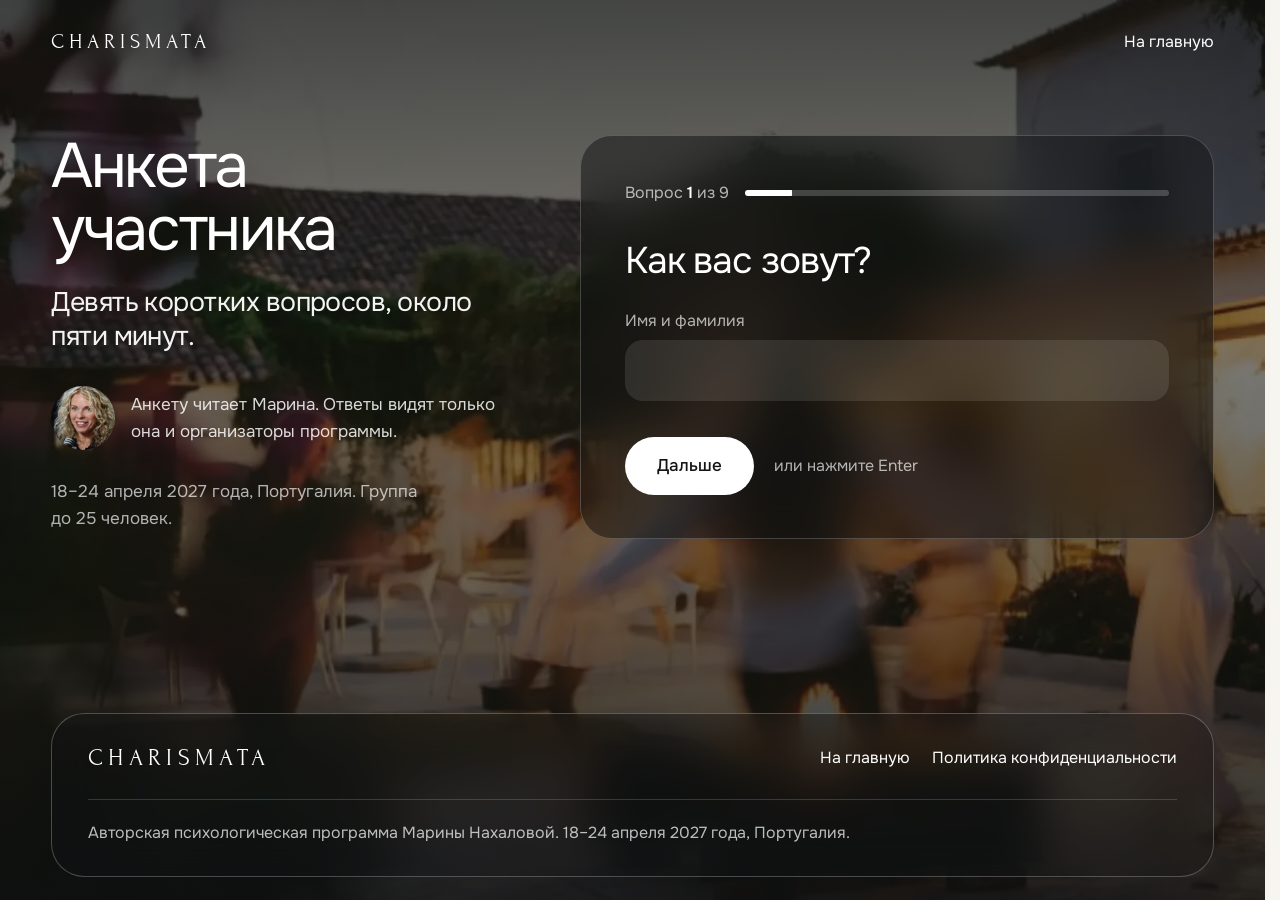
<file: apply.html>
<!doctype html>
<html lang="ru">
<head>
<meta charset="utf-8">
<meta name="robots" content="noindex, nofollow">
<meta name="viewport" content="width=device-width, initial-scale=1, viewport-fit=cover">
<title>Анкета участника — CHARISMATA</title>
<meta name="description" content="Анкета для участия в авторской психологической программе Марины Нахаловой CHARISMATA. Португалия, 18–24 апреля 2027 года.">
<meta name="theme-color" content="#0d0f10">
<meta property="og:title" content="Анкета участника — CHARISMATA">
<meta property="og:image" content="assets/img/og.jpg">
<link rel="icon" href="assets/favicon.svg" type="image/svg+xml">
<script>document.documentElement.classList.add('js');</script>
<link rel="preconnect" href="https://fonts.googleapis.com">
<link rel="preconnect" href="https://fonts.gstatic.com" crossorigin>
<link href="https://fonts.googleapis.com/css2?family=Forum&family=Onest:wght@400;500;600&display=swap" rel="stylesheet">
<link rel="stylesheet" href="assets/css/style.css?v=6538885">
</head>
<body class="page-apply">
<!-- та же вечерняя сцена, что в финале главной страницы -->
<div class="finale finale--page">
  <img class="finale__bg" src="assets/img/est-fire-1000.webp" srcset="assets/img/est-fire-1000.webp 1000w, assets/img/est-fire.webp 2000w" sizes="(max-width: 900px) 240vw, 100vw" width="2000" height="1934" alt="" fetchpriority="high">

  <header class="hdr">
    <a class="hdr__logo" href="index.html" aria-label="CHARISMATA — на главную">CHARISMATA</a>
    <a class="hdr__back" href="index.html">На главную</a>
  </header>

  <main class="wrap split">
    <div class="split__head">
      <h1>Анкета участника</h1>
      <p class="lead">Девять коротких вопросов, около пяти минут.</p>
      <p class="reader"><img src="assets/img/marina-smile-face.webp" width="88" height="88" alt=""><span>Анкету читает Марина. Ответы видят только она и организаторы программы.</span></p>
      <p class="apply__facts">18–24 апреля 2027 года, Португалия. Группа до 25 человек.</p>
    </div>
    <div class="formbox formbox--glass">
      <form class="form" id="apply-form" action="https://api.web3forms.com/submit" method="post" novalidate>
        <div class="form__top">
          <p class="form__count">Вопрос <b data-step-now>1</b> из <span data-step-total>9</span></p>
          <div class="form__bar" aria-hidden="true"><i></i></div>
        </div>

        <fieldset class="form__step is-active">
          <legend class="form__q">Как вас зовут?</legend>
          <div class="field">
            <label for="f-name">Имя и фамилия</label>
            <input id="f-name" name="name" type="text" autocomplete="name" maxlength="120" required>
            <p class="field__err" aria-live="polite"></p>
          </div>
        </fieldset>

        <fieldset class="form__step">
          <legend class="form__q">Как с вами связаться?</legend>
          <div class="field">
            <label for="f-email">Электронная почта</label>
            <input id="f-email" name="email" type="email" inputmode="email" autocomplete="email" maxlength="160" required>
            <p class="field__err" aria-live="polite"></p>
          </div>
          <div class="field">
            <label for="f-phone">Телефон, WhatsApp или Telegram</label>
            <input id="f-phone" name="phone" type="text" autocomplete="tel" maxlength="80" required>
            <p class="field__err" aria-live="polite"></p>
          </div>
        </fieldset>

        <fieldset class="form__step">
          <legend class="form__q">Где вы живёте?</legend>
          <div class="field">
            <label for="f-city">Город и страна</label>
            <input id="f-city" name="city" type="text" maxlength="120">
            <p class="field__hint">Можно пропустить.</p>
          </div>
        </fieldset>

        <fieldset class="form__step">
          <legend class="form__q">Расскажите немного о себе</legend>
          <div class="field">
            <label for="f-about">Чем вы занимаетесь и что для вас сейчас важно</label>
            <textarea id="f-about" name="about" rows="4" maxlength="3000"></textarea>
            <p class="field__hint">Можно коротко, в двух-трёх предложениях.</p>
          </div>
        </fieldset>

        <fieldset class="form__step">
          <legend class="form__q">На каком жизненном этапе вы сейчас находитесь?</legend>
          <div class="field">
            <label for="f-stage">Что происходит в вашей жизни</label>
            <textarea id="f-stage" name="stage" rows="4" maxlength="3000"></textarea>
            <p class="field__hint">Можно пропустить.</p>
          </div>
        </fieldset>

        <fieldset class="form__step">
          <legend class="form__q">Что привело вас к CHARISMATA?</legend>
          <div class="field">
            <label for="f-why">И чего вы ждёте от программы</label>
            <textarea id="f-why" name="motivation" rows="5" maxlength="4000" required></textarea>
            <p class="field__err" aria-live="polite"></p>
          </div>
        </fieldset>

        <fieldset class="form__step">
          <legend class="form__q">Размещение и питание</legend>
          <div class="field">
            <span class="field__label" id="l-acc">Какое размещение вам ближе</span>
            <div class="choices" role="radiogroup" aria-labelledby="l-acc">
              <label class="choice"><input type="radio" name="accommodation" value="Одноместное — 3 500 €"><span>Одноместное, 3 500 €</span></label>
              <label class="choice"><input type="radio" name="accommodation" value="Двухместное — 3 000 €"><span>Двухместное, 3 000 €</span></label>
              <label class="choice"><input type="radio" name="accommodation" value="Решу позже"><span>Решу позже</span></label>
            </div>
          </div>
          <div class="field">
            <span class="field__label" id="l-diet">Питание</span>
            <div class="choices" role="radiogroup" aria-labelledby="l-diet">
              <label class="choice"><input type="radio" name="diet" value="Вегетарианское"><span>Вегетарианское</span></label>
              <label class="choice"><input type="radio" name="diet" value="С рыбой или белым мясом"><span>С рыбой или белым мясом</span></label>
            </div>
          </div>
          <div class="field">
            <label for="f-allergy">Аллергии и пищевые ограничения, если есть</label>
            <input id="f-allergy" name="allergies" type="text" maxlength="400">
          </div>
        </fieldset>

        <fieldset class="form__step">
          <legend class="form__q">Откуда вы узнали о CHARISMATA?</legend>
          <div class="field">
            <span class="field__label" id="l-src">Выберите самое близкое</span>
            <div class="choices choices--col" role="radiogroup" aria-labelledby="l-src">
              <label class="choice"><input type="radio" name="source" value="Рекомендация участника или знакомых"><span>Рекомендация участника или знакомых</span></label>
              <label class="choice"><input type="radio" name="source" value="Интервью и подкасты Марины"><span>Интервью и подкасты Марины</span></label>
              <label class="choice"><input type="radio" name="source" value="Программы «Истинная Я» или «Путь к себе»"><span>Программы «Истинная Я» или «Путь к себе»</span></label>
              <label class="choice"><input type="radio" name="source" value="Социальные сети"><span>Социальные сети</span></label>
              <label class="choice"><input type="radio" name="source" value="Другое"><span>Другое</span></label>
            </div>
          </div>
          <div class="field">
            <label for="f-rec">Кто вас рекомендовал, если есть рекомендация</label>
            <input id="f-rec" name="recommender" type="text" maxlength="160">
          </div>
        </fieldset>

        <fieldset class="form__step">
          <legend class="form__q">Осталось отправить</legend>
          <p class="form__text">Анкету прочитает Марина. После этого мы напишем вам и договоримся об онлайн-встрече. Отправка анкеты не гарантирует участие: решение принимается после знакомства и оно взаимное.</p>
          <div class="field field--check">
            <label class="check">
              <input type="checkbox" name="consent" value="yes" required>
              <span>Я согласен(на) на обработку персональных данных в соответствии с <a href="privacy.html" target="_blank" rel="noopener">политикой конфиденциальности</a></span>
            </label>
            <p class="field__err" aria-live="polite"></p>
          </div>
        </fieldset>

        <div class="hp" aria-hidden="true">
          <label>Не заполняйте это поле <input type="text" name="website" tabindex="-1" autocomplete="off"></label>
        </div>
        <!-- анкета уходит Марине письмом через Web3Forms; ключ формы публичный — он только указывает, на какую почту слать -->
        <input type="hidden" name="access_key" value="">
        <input type="hidden" name="subject" value="Новая анкета CHARISMATA">
        <input type="hidden" name="from_name" value="CHARISMATA">
        <input type="hidden" name="page" value="apply">
        <input type="hidden" name="utm_source"><input type="hidden" name="utm_medium"><input type="hidden" name="utm_campaign"><input type="hidden" name="utm_content"><input type="hidden" name="utm_term"><input type="hidden" name="referrer"><input type="hidden" name="started_at">

        <p class="form__error" role="alert" hidden></p>

        <div class="form__nav">
          <button class="btn" type="button" data-next hidden>Дальше</button>
          <button class="btn" type="submit" data-submit>Отправить анкету</button>
          <button class="form__back" type="button" data-prev hidden>Назад</button>
          <span class="form__hint" data-enter-hint hidden>или нажмите Enter</span>
        </div>
      </form>

      <div class="form-done" id="apply-done" tabindex="-1" hidden>
        <h3 class="form-done__title">Спасибо<span data-done-name></span>. Анкета у Марины.</h3>
        <p>Она лично читает каждую заявку. Мы напишем вам, чтобы договориться об онлайн-встрече.</p>
        <p class="form-done__note">Отправка анкеты не гарантирует участие: решение принимается после знакомства и оно взаимное.</p>
      </div>
    </div>
  </main>

  <footer class="wrap ftr">
    <div class="ftr__panel glass">
      <div class="ftr__row">
        <a class="ftr__logo" href="index.html" aria-label="CHARISMATA — на главную">CHARISMATA</a>
        <nav class="ftr__nav" aria-label="Навигация в подвале">
          <a href="index.html">На главную</a>
          <a href="privacy.html">Политика конфиденциальности</a>
        </nav>
      </div>
      <div class="ftr__base">
        <p>Авторская психологическая программа Марины Нахаловой. 18–24 апреля 2027 года, Португалия.</p>
      </div>
    </div>
  </footer>
</div>

<script src="assets/js/main.js?v=3550124440" defer></script>
</body>
</html>
</file>
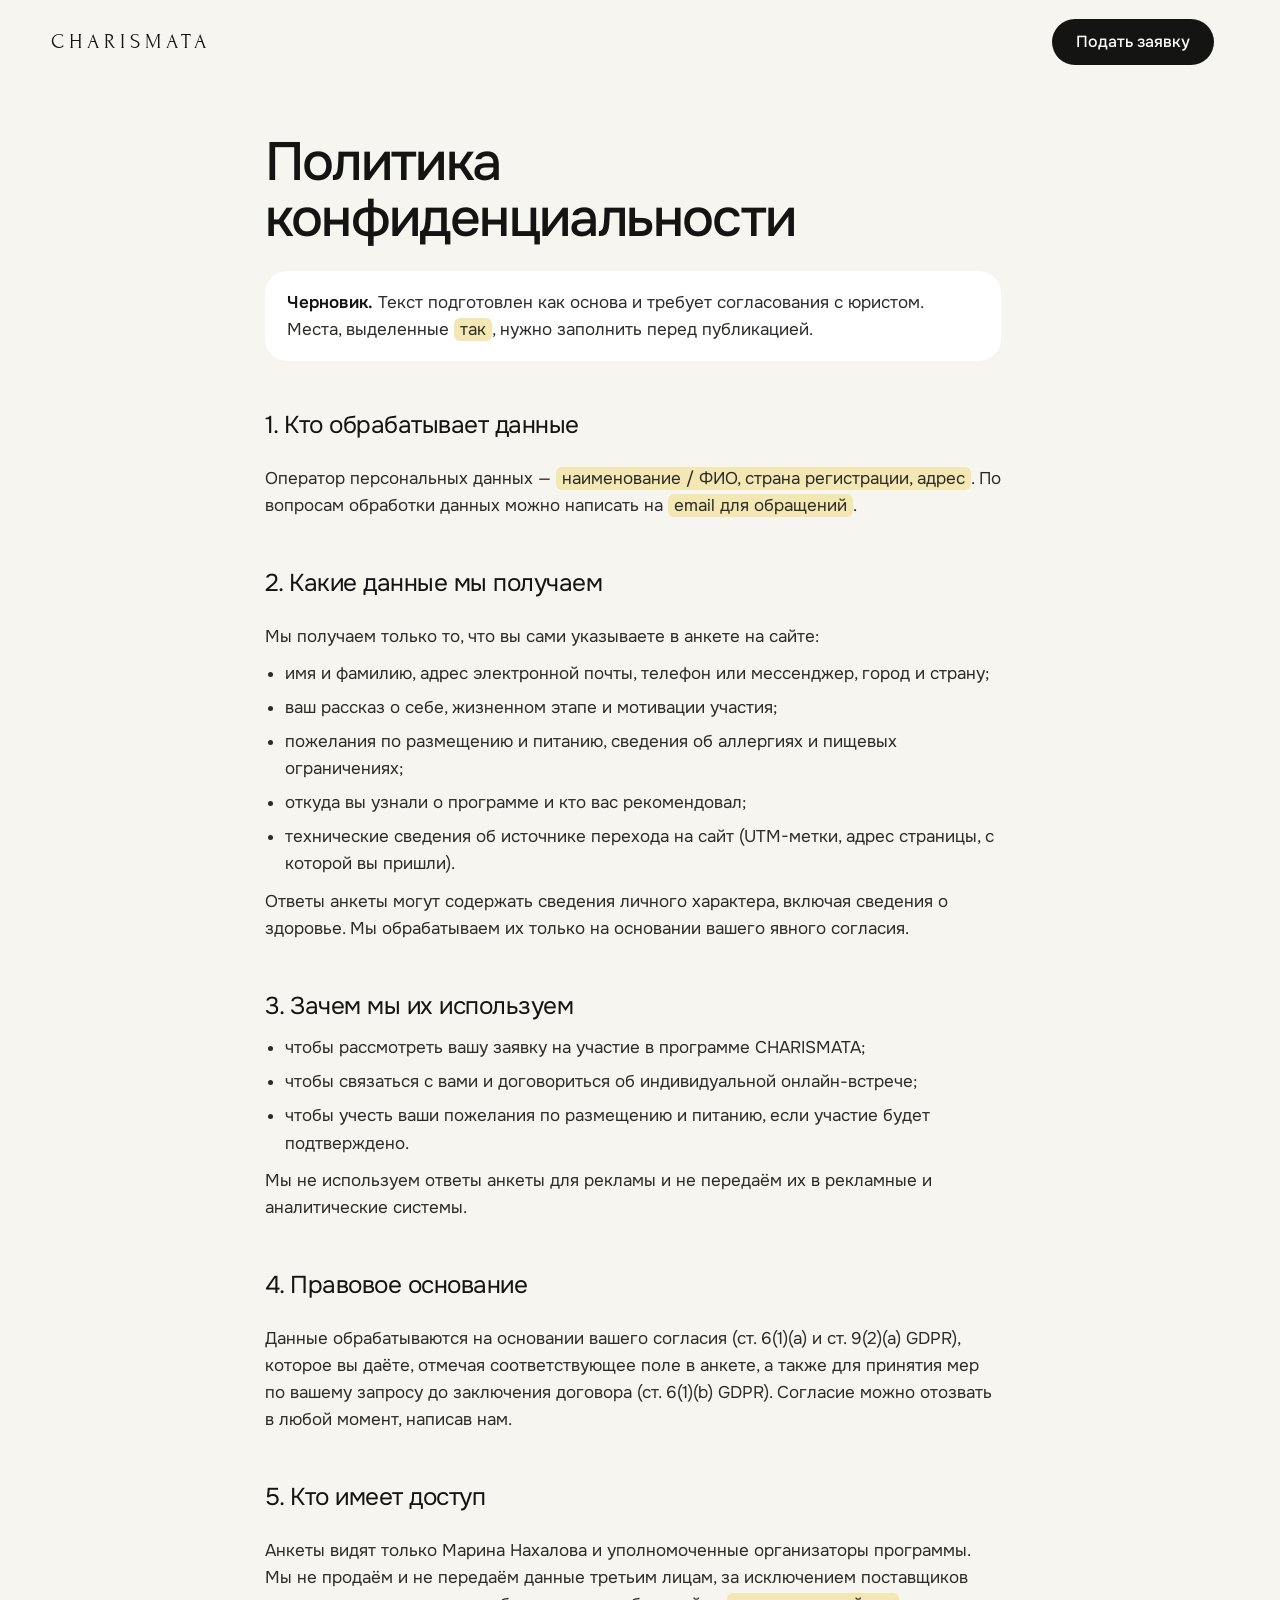
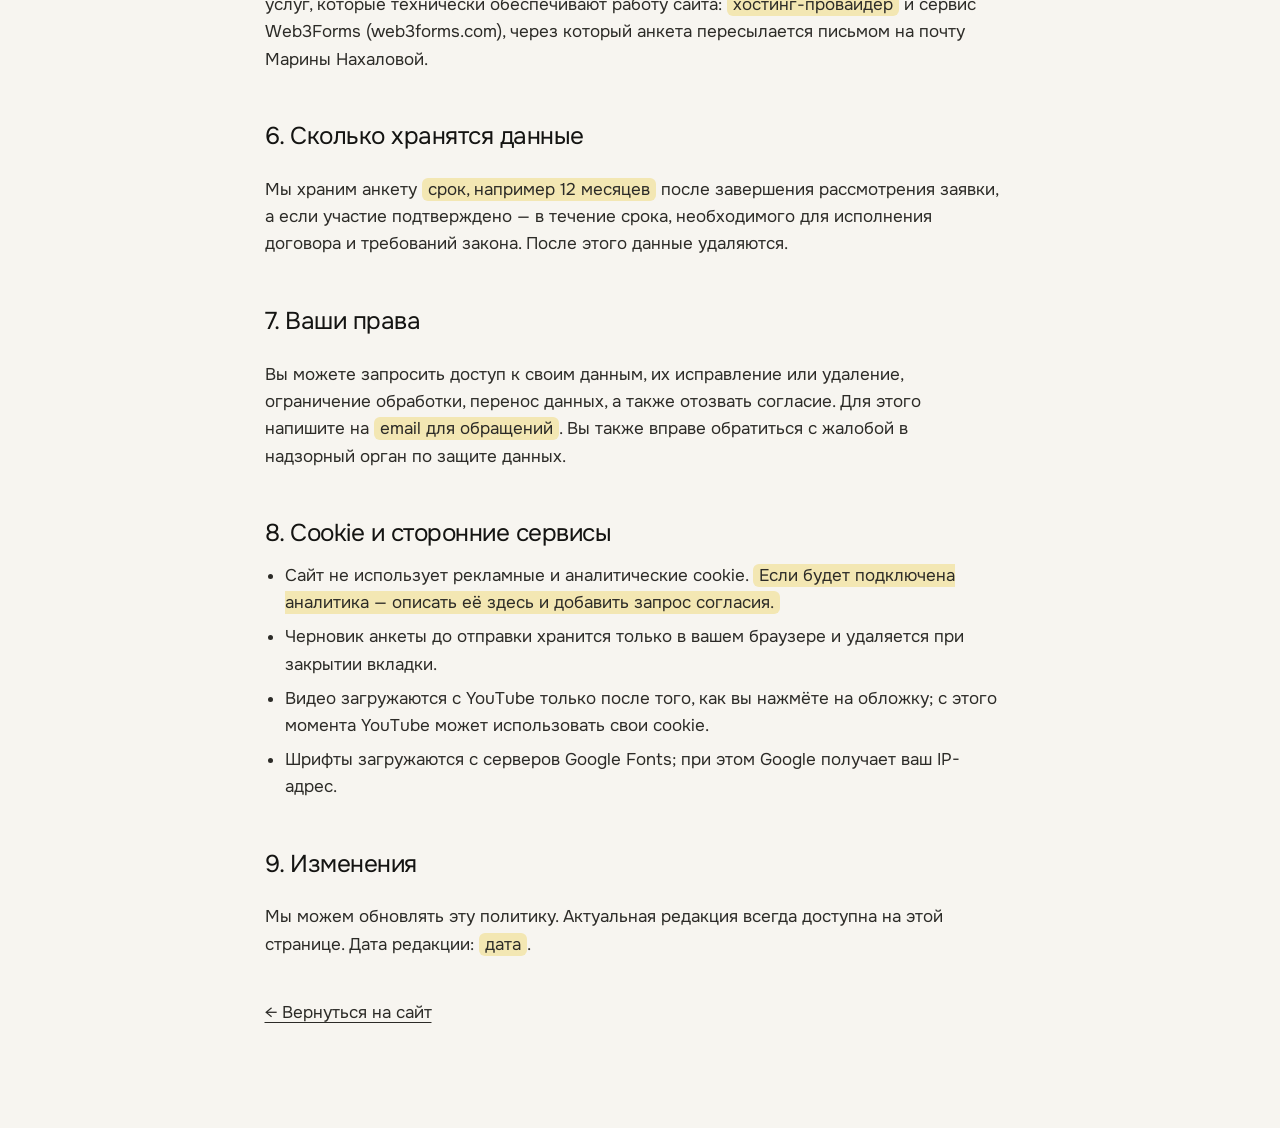
<file: privacy.html>
<!doctype html>
<html lang="ru">
<head>
<meta charset="utf-8">
<meta name="viewport" content="width=device-width, initial-scale=1">
<title>Политика конфиденциальности — CHARISMATA</title>
<meta name="robots" content="noindex">
<meta name="theme-color" content="#f7f5f0">
<link rel="icon" href="assets/favicon.svg" type="image/svg+xml">
<link rel="preconnect" href="https://fonts.googleapis.com">
<link rel="preconnect" href="https://fonts.gstatic.com" crossorigin>
<link href="https://fonts.googleapis.com/css2?family=Forum&family=Onest:wght@400;500;600&display=swap" rel="stylesheet">
<link rel="stylesheet" href="assets/css/style.css?v=6538885">
</head>
<body>

<header class="hdr">
  <a class="hdr__logo" href="index.html" aria-label="CHARISMATA — на главную">CHARISMATA</a>
  <a class="btn btn--sm" href="apply.html">Подать заявку</a>
</header>

<main class="doc">
  <h1>Политика конфиденциальности</h1>

  <p class="doc__draft"><strong>Черновик.</strong> Текст подготовлен как основа и требует согласования с юристом. Места, выделенные <mark>так</mark>, нужно заполнить перед публикацией.</p>

  <h2>1. Кто обрабатывает данные</h2>
  <p>Оператор персональных данных — <mark>наименование / ФИО, страна регистрации, адрес</mark>. По вопросам обработки данных можно написать на <mark>email для обращений</mark>.</p>

  <h2>2. Какие данные мы получаем</h2>
  <p>Мы получаем только то, что вы сами указываете в анкете на сайте:</p>
  <ul>
    <li>имя и фамилию, адрес электронной почты, телефон или мессенджер, город и страну;</li>
    <li>ваш рассказ о себе, жизненном этапе и мотивации участия;</li>
    <li>пожелания по размещению и питанию, сведения об аллергиях и пищевых ограничениях;</li>
    <li>откуда вы узнали о программе и кто вас рекомендовал;</li>
    <li>технические сведения об источнике перехода на сайт (UTM-метки, адрес страницы, с которой вы пришли).</li>
  </ul>
  <p>Ответы анкеты могут содержать сведения личного характера, включая сведения о здоровье. Мы обрабатываем их только на основании вашего явного согласия.</p>

  <h2>3. Зачем мы их используем</h2>
  <ul>
    <li>чтобы рассмотреть вашу заявку на участие в программе CHARISMATA;</li>
    <li>чтобы связаться с вами и договориться об индивидуальной онлайн-встрече;</li>
    <li>чтобы учесть ваши пожелания по размещению и питанию, если участие будет подтверждено.</li>
  </ul>
  <p>Мы не используем ответы анкеты для рекламы и не передаём их в рекламные и аналитические системы.</p>

  <h2>4. Правовое основание</h2>
  <p>Данные обрабатываются на основании вашего согласия (ст. 6(1)(a) и ст. 9(2)(a) GDPR), которое вы даёте, отмечая соответствующее поле в анкете, а также для принятия мер по вашему запросу до заключения договора (ст. 6(1)(b) GDPR). Согласие можно отозвать в любой момент, написав нам.</p>

  <h2>5. Кто имеет доступ</h2>
  <p>Анкеты видят только Марина Нахалова и уполномоченные организаторы программы. Мы не продаём и не передаём данные третьим лицам, за исключением поставщиков услуг, которые технически обеспечивают работу сайта: <mark>хостинг-провайдер</mark> и сервис Web3Forms (web3forms.com), через который анкета пересылается письмом на почту Марины Нахаловой.</p>

  <h2>6. Сколько хранятся данные</h2>
  <p>Мы храним анкету <mark>срок, например 12 месяцев</mark> после завершения рассмотрения заявки, а если участие подтверждено — в течение срока, необходимого для исполнения договора и требований закона. После этого данные удаляются.</p>

  <h2>7. Ваши права</h2>
  <p>Вы можете запросить доступ к своим данным, их исправление или удаление, ограничение обработки, перенос данных, а также отозвать согласие. Для этого напишите на <mark>email для обращений</mark>. Вы также вправе обратиться с жалобой в надзорный орган по защите данных.</p>

  <h2>8. Cookie и сторонние сервисы</h2>
  <ul>
    <li>Сайт не использует рекламные и аналитические cookie. <mark>Если будет подключена аналитика — описать её здесь и добавить запрос согласия.</mark></li>
    <li>Черновик анкеты до отправки хранится только в вашем браузере и удаляется при закрытии вкладки.</li>
    <li>Видео загружаются с YouTube только после того, как вы нажмёте на обложку; с этого момента YouTube может использовать свои cookie.</li>
    <li>Шрифты загружаются с серверов Google Fonts; при этом Google получает ваш IP-адрес.</li>
  </ul>

  <h2>9. Изменения</h2>
  <p>Мы можем обновлять эту политику. Актуальная редакция всегда доступна на этой странице. Дата редакции: <mark>дата</mark>.</p>

  <a class="doc__back" href="index.html">← Вернуться на сайт</a>
</main>

</body>
</html>
</file>
<file: assets/css/style.css>
/* ══════════════════════════════════════════════════════════
   CHARISMATA — стили
   Первый экран — фильм из кадров усадьбы. Дальше разделы-«листы» со скруглённым
   верхом наезжают друг на друга. Кнопки и плашки — скруглённые, фон светлый.
   Без размытий и тяжёлых эффектов: движение только там, где оно что-то показывает.
   ══════════════════════════════════════════════════════════ */

:root {
  --paper: #f7f5f0; --white: #fff; --ink: #141412; --text: #2c2b27; --muted: #6a665e; --line: #dcd8ce;
  --warm: #e2dfd5; --soft: #f1eee7; --bad: #b3261e;
  --pad: clamp(18px, 4vw, 56px); --gap: clamp(64px, 9vw, 132px);
  --e: cubic-bezier(.2, .7, .2, 1);
  --ex: cubic-bezier(.76, 0, .24, 1);
  --f: "Onest", system-ui, -apple-system, "Segoe UI", Roboto, sans-serif;
  --f-logo: "Forum", "Times New Roman", serif;
}

*, *::before, *::after { box-sizing: border-box; }
* { margin: 0; padding: 0; }
html { -webkit-text-size-adjust: 100%; scrollbar-gutter: stable; scroll-behavior: smooth; scroll-padding-top: 24px; background: var(--paper); }
body { min-height: 100svh; background: var(--paper); color: var(--text); font: 400 clamp(1.0625rem, 1.2vw, 1.1875rem)/1.6 var(--f); -webkit-font-smoothing: antialiased; text-rendering: optimizeLegibility; overflow-x: hidden; }
img, svg { display: block; max-width: 100%; }
img { height: auto; }
a { color: inherit; text-underline-offset: 4px; }
button { font: inherit; color: inherit; cursor: pointer; }
ul, ol { list-style: none; }
[hidden] { display: none !important; }
:focus-visible { outline: 2px solid currentColor; outline-offset: 3px; }
::selection { background: var(--ink); color: #fff; }

.wrap { width: min(100% - 2 * var(--pad), 1360px); margin-inline: auto; }
.sr-only, .hp { position: absolute; width: 1px; height: 1px; overflow: hidden; clip-path: inset(50%); white-space: nowrap; }
.skip { position: absolute; left: 12px; top: -80px; z-index: 100; padding: 12px 18px; border-radius: 999px; background: var(--ink); color: #fff; }
.skip:focus { top: 12px; }
.muted { color: var(--muted); }

h1, h2, h3, h4 { color: var(--ink); font-weight: 500; letter-spacing: -.03em; line-height: 1.04; text-wrap: balance; }
h2 { font-size: clamp(2.1rem, 4.9vw, 4.6rem); font-weight: 400; letter-spacing: -.038em; line-height: 1; }
strong { font-weight: 600; color: var(--ink); }
.sheet--ink strong { color: #fff; }
.sheet--ink h2 { color: #fff; }
p + p { margin-top: 1.05em; }
.lead { font-size: clamp(1.3rem, 2.1vw, 1.85rem); font-weight: 400; line-height: 1.26; letter-spacing: -.02em; color: var(--ink); text-wrap: pretty; }
h2 + .lead, h2 + p { margin-top: clamp(16px, 2vw, 26px); }

/* ───────── Кнопки ───────── */
.btn { display: inline-flex; align-items: center; justify-content: center; height: 58px; padding: 0 32px; border: 0; border-radius: 999px; background: var(--ink); color: #fff; font: 500 1.0625rem/1 var(--f); text-decoration: none; white-space: nowrap; transition: transform .25s var(--e), background .2s; }
.btn:hover { transform: scale(1.04); background: #000; }
.btn:active { transform: scale(.98); }
.btn--light, .btn--light:hover { background: #fff; color: var(--ink); }
.btn--sm { height: 46px; padding: 0 24px; font-size: 1rem; }
.btn--lg { height: 68px; padding: 0 44px; font-size: 1.1875rem; }
.btn[disabled] { opacity: .6; pointer-events: none; }
.btn--go { gap: 16px; padding: 0 7px 0 30px; }
.btn--lg.btn--go { gap: 18px; padding: 0 11px 0 36px; }
.btn--go i { display: grid; place-items: center; width: 44px; height: 44px; border-radius: 50%; background: #fff; color: var(--ink); transition: transform .35s var(--e); }
.btn--lg.btn--go i { width: 46px; height: 46px; }
.btn--light.btn--go i { background: var(--ink); color: #fff; }
.btn--go:hover { transform: none; }
.btn--go:hover i { transform: translateX(4px); }
/* стеклянная плашка поверх фотографии — как панель на первом экране */
.glass { border: 1px solid rgba(255, 255, 255, .24); background: rgba(18, 22, 24, .5); }
@supports ((-webkit-backdrop-filter: blur(1px)) or (backdrop-filter: blur(1px))) {
  .glass { background: rgba(18, 22, 24, .34); -webkit-backdrop-filter: blur(22px) saturate(1.3); backdrop-filter: blur(22px) saturate(1.3); }
}

/* ───────── Шапка и меню ─────────
   Шапка стоит в обычном потоке: на главной — первой строкой внутри первого экрана. */
.hdr { position: relative; z-index: 3; flex: none; display: flex; align-items: center; gap: 30px; height: 84px; padding-inline: var(--pad); color: var(--ink); }
.hero .hdr { color: #fff; }
.hdr__logo, .menu__logo { font: 400 1.3rem/1 var(--f-logo); letter-spacing: .24em; text-decoration: none; }
.hdr__logo { margin-right: auto; }
.hdr__nav { display: flex; gap: 28px; }
.hdr__nav a, .hdr__back { font-size: 1rem; text-decoration: none; white-space: nowrap; }
.hdr__nav a:hover, .hdr__back:hover { text-decoration: underline; }
.burger, .menu__close { position: relative; flex: none; width: 44px; height: 44px; margin-right: -10px; border: 0; background: none; }
.burger { display: none; }
.burger i, .menu__close i { position: absolute; left: 9px; right: 9px; height: 2px; border-radius: 2px; background: currentColor; }
.burger i:first-child { top: 17px; } .burger i:last-child { top: 25px; }
.menu__close i { top: 21px; transform: rotate(45deg); } .menu__close i:last-child { transform: rotate(-45deg); }
.menu { position: fixed; inset: 0; z-index: 50; display: flex; flex-direction: column; justify-content: center; gap: 28px; padding: 96px var(--pad) 40px; background: var(--paper); color: var(--ink); opacity: 0; visibility: hidden; transition: opacity .3s, visibility .3s; }
.menu-open .menu { opacity: 1; visibility: visible; }
.menu__top { position: absolute; top: 0; left: 0; right: 0; display: flex; align-items: center; justify-content: space-between; height: 84px; padding-inline: var(--pad); }
.menu__nav { display: grid; gap: 4px; }
.menu__nav a { font-size: clamp(1.7rem, 7.4vw, 2.4rem); font-weight: 500; letter-spacing: -.03em; line-height: 1.28; text-decoration: none; color: var(--ink); }
.menu__cta { align-self: flex-start; }

/* ───────── Первый экран: фильм во весь экран ─────────
   Колонка: шапка, название по центру свободного места, текст с кнопкой, полоски кадров. */
.hero { position: relative; isolation: isolate; display: flex; flex-direction: column; height: 100svh; min-height: 640px; overflow: hidden; background: #2a3338; color: #fff; }
.film { position: absolute; inset: 0; z-index: -2; }
.film img { position: absolute; inset: 0; width: 100%; height: 100%; object-fit: cover; opacity: 0; transition: opacity 1.4s ease; }
.film img.is-on, .film img.is-out { animation: zoom 10s linear both; }
.film img.is-on { opacity: 1; }
@keyframes zoom { from { transform: scale(1.03); } to { transform: scale(1.13); } }
/* видео поверх первого кадра: проявляется, когда заиграло; полоски тогда ведёт время видео */
.film__video { position: absolute; inset: 0; width: 100%; height: 100%; object-fit: cover; opacity: 0; transition: opacity 1s ease; }
.is-video .film__video { opacity: 1; }
.is-video .reelnav .is-on i { animation: none; }
/* лёгкая вуаль сверху под шапкой и плотнее книзу, где стоит текст */
.hero::before { content: ""; position: absolute; inset: 0; z-index: -1; background: linear-gradient(180deg, rgba(14, 22, 30, .5) 0%, rgba(14, 22, 30, .2) 22%, rgba(14, 22, 30, .36) 44%, rgba(14, 22, 30, .64) 72%, rgba(14, 22, 30, .86) 100%); }
/* ───────── Заставка (один раз за посещение) ─────────
   Тёмный экран: в окне по центру мелькают кадры усадьбы, название наполняется светом по мере загрузки,
   внизу — даты и счётчик. Затем окно раскрывается на весь экран и становится первым кадром фильма,
   а шапка, подпись, слоган и панель поднимаются на места. Ходом заставки управляет скрипт. */
.intro, .intro__ui { display: none; }
.is-intro, .is-intro body { overflow: hidden; }
/* слой заставки лежит над фильмом, но под вуалью первого экрана — поэтому раскрытый кадр совпадает с фильмом */
.has-intro .intro { display: block; position: absolute; inset: 0; z-index: -2; background: #0d0e0f; pointer-events: none; transition: opacity .5s ease; }
.intro.is-gone { opacity: 0; }
.intro__win { position: absolute; top: var(--wt, 34%); left: var(--wl, 40%); width: var(--ww, 20%); height: var(--wh, 40%); overflow: hidden; border-radius: 22px; background: #1b1e20; opacity: 0; transition: opacity .35s ease; }
/* окно появляется вместе с первым кадром — пустой рамки на тёмном экране не видно */
.intro__win.is-ready { opacity: 1; }
.intro__win img { position: absolute; inset: 0; width: 100%; height: 100%; object-fit: cover; opacity: 0; }
.intro__win img.is-on { opacity: 1; }
.intro__last { animation: zoom 10s linear both; }
.is-open .intro__win { top: 0; left: 0; width: 100%; height: 100%; border-radius: 0; transition: top 1s var(--ex), left 1s var(--ex), width 1s var(--ex), height 1s var(--ex), border-radius 1s var(--ex); }
.has-intro .intro__ui { display: flex; position: absolute; z-index: 2; left: var(--pad); right: var(--pad); bottom: calc(36px + clamp(10px, 1.8vh, 18px)); align-items: flex-end; justify-content: space-between; gap: 24px; font-size: .9375rem; line-height: 1.4; color: rgba(255, 255, 255, .66); pointer-events: none; transition: opacity .35s ease; }
.intro__ui b { min-width: 3ch; font: 400 clamp(2.6rem, 4vw, 3.6rem)/.8 var(--f-logo); text-align: right; color: #fff; }
.is-open .intro__ui, .is-enter .intro__ui { opacity: 0; }
/* название наполняется светом слева направо: --p (0…1) ставит скрипт */
.hero__title { transition: opacity .5s ease, text-shadow .8s ease; }
.is-intro .hero__title { text-shadow: none; }
.is-intro:not(.is-fonts) .hero__title { opacity: 0; }
.is-intro .hero__word { color: transparent; background: linear-gradient(90deg, #fff calc(var(--p, 0) * 108% - 4%), rgba(255, 255, 255, .15) calc(var(--p, 0) * 108% + 4%)); -webkit-background-clip: text; background-clip: text; }
/* пока идёт заставка, остальное на первом экране спрятано; потом поднимается по очереди */
.is-intro .hero .hdr, .is-intro .hero__eyebrow, .is-intro .hero__row, .is-intro .reelnav { opacity: 0; animation: none; }
.is-intro .hero__body, .is-enter .hero__body { animation: none; }
.is-enter .hero .hdr { animation: up .9s var(--e) both; }
.is-enter .hero__eyebrow { animation: up .9s var(--e) .06s both; }
.is-enter .hero__row { animation: up .9s var(--e) .14s both; }
.is-enter .reelnav { animation: up .9s var(--e) .32s both; }
/* край следующего листа, наезжающий на первый экран, во время заставки не виден */
.is-intro .hero + .sheet { opacity: 0; }
.is-enter .hero + .sheet { animation: fadeIn .7s ease .35s backwards; }
@keyframes fadeIn { from { opacity: 0; } }
/* при прокрутке кадр отстаёт от страницы — появляется глубина */
@supports (animation-timeline: scroll()) {
  @media (prefers-reduced-motion: no-preference) {
    .film { animation: filmDrift linear both; animation-timeline: scroll(root); animation-range: 0 100vh; }
    @keyframes filmDrift { to { translate: 0 18vh; } }
  }
}
/* колонка: подпись, название во всю ширину, слоган и номер кадра, панель фактов с кнопкой */
.hero__body { margin-top: auto; padding: 0 var(--pad); container-type: inline-size; animation: up 1.1s var(--e) both; }
.hero__eyebrow { font-size: clamp(1rem, 1.25vw, 1.1875rem); line-height: 1.35; }
/* 5,48 em — ширина слова CHARISMATA в шрифте Forum: 18,2cqw растягивает его на всю ширину; скрипт уточняет размер */
.hero__title { margin-top: clamp(6px, 1.2vh, 14px); font: 400 16vw/.84 var(--f-logo); font-size: 18.2cqw; letter-spacing: .012em; white-space: nowrap; color: #fff; text-shadow: 0 2px 44px rgba(10, 16, 22, .36); }
.hero__word { display: inline-block; }
.hero__row { display: flex; align-items: flex-end; justify-content: space-between; gap: 18px 40px; margin-top: clamp(14px, 2.6vh, 30px); }
.hero__words { min-width: 0; padding-bottom: 6px; }
.hero__tag { max-width: 15em; font-size: clamp(1.7rem, 3vw, 2.8rem); font-weight: 400; letter-spacing: -.035em; line-height: 1.04; text-wrap: balance; }
/* эмоциональное продолжение слогана — тем же голосом, но тише */
.hero__more { margin-top: clamp(10px, 1.4vh, 16px); font-size: clamp(1.125rem, 1.6vw, 1.45rem); line-height: 1.3; letter-spacing: -.015em; color: rgba(255, 255, 255, .8); }
/* плашка: полупрозрачное тёмное стекло — даты, кнопка и под ней условие участия */
.hero__panel { flex: none; display: grid; gap: 12px; width: min(100%, 372px); padding: 16px 12px 14px; border: 1px solid rgba(255, 255, 255, .24); border-radius: 32px; background: rgba(18, 22, 24, .5); }
@supports ((-webkit-backdrop-filter: blur(1px)) or (backdrop-filter: blur(1px))) {
  .hero__panel { background: rgba(18, 22, 24, .34); -webkit-backdrop-filter: blur(22px) saturate(1.3); backdrop-filter: blur(22px) saturate(1.3); }
}
.hero__when { padding: 0 10px; font-size: clamp(1.0625rem, 1.3vw, 1.1875rem); font-weight: 500; line-height: 1.25; letter-spacing: -.015em; white-space: nowrap; }
.hero__when span { margin-inline: 4px; color: rgba(255, 255, 255, .6); }
.hero__cta { justify-content: space-between; gap: 16px; height: 62px; padding: 0 9px 0 26px; font-size: 1.125rem; }
.hero__note { padding: 0 10px; font-size: .875rem; line-height: 1.35; color: rgba(255, 255, 255, .72); }
.hero__cta i { display: grid; place-items: center; width: 44px; height: 44px; border-radius: 50%; background: var(--ink); color: #fff; transition: transform .35s var(--e); }
.hero__cta:hover { transform: none; }
.hero__cta:hover i { transform: translateX(4px); }
/* полоски кадров: показывают, какой кадр идёт, и переключают его; подпись кадра — справа от слогана */
.reelnav { flex: none; display: grid; grid-template-columns: repeat(4, minmax(0, 1fr)); gap: 10px; margin: clamp(12px, 2vh, 20px) var(--pad) calc(36px + clamp(10px, 1.8vh, 18px)); animation: up 1.1s var(--e) .3s both; }
.reelnav button { position: relative; height: 24px; padding: 0; border: 0; background: none; font-size: 0; }
.reelnav button::before { content: ""; position: absolute; left: 0; right: 0; top: 11px; height: 2px; border-radius: 2px; background: rgba(255, 255, 255, .34); }
.reelnav i { position: absolute; left: 0; right: 0; top: 11px; height: 2px; border-radius: 2px; background: #fff; transform: scaleX(0); transform-origin: 0 50%; }
.reelnav .is-done i { transform: scaleX(1); }
.reelnav .is-on i { animation: bar 6.5s linear both; }
@keyframes bar { to { transform: scaleX(1); } }
@keyframes up { from { opacity: 0; transform: translate3d(0, 28px, 0); } }

/* ───────── Разделы-«листы» ───────── */
.sheet { position: relative; margin-top: -36px; padding-block: var(--gap) calc(var(--gap) + 36px); border-radius: 40px 40px 0 0; background: var(--white); }
.sheet--paper { background: var(--paper); }
.sheet--warm { background: var(--warm); }
.sheet--ink { background: var(--ink); color: rgba(255, 255, 255, .86); }
.head { margin-bottom: clamp(28px, 4vw, 56px); }
.head--wide { display: grid; grid-template-columns: minmax(0, 5fr) minmax(0, 6fr); gap: clamp(20px, 5vw, 90px); align-items: start; }
.head--wide > div > p:not(.lead) { max-width: 34em; }
.head--wide > div > p + p { margin-top: 12px; }
.head__sub { margin-top: 14px; max-width: 30em; color: var(--muted); }
.sub { margin: clamp(44px, 6vw, 84px) 0 clamp(18px, 2.2vw, 28px); font-size: clamp(1.4rem, 2.2vw, 1.9rem); letter-spacing: -.02em; }

/* О программе */
.about { display: grid; grid-template-columns: minmax(0, 6fr) minmax(0, 5fr); gap: clamp(28px, 6vw, 110px); align-items: center; }
/* два снимка внахлёст: большой дом и маленькая аллея в белой рамке */
.about__photos { position: relative; padding: 0 0 14% 20%; }
.about__photos img { width: 100%; object-fit: cover; }
.about__photos img:first-child { aspect-ratio: 4 / 5; border-radius: 30px; }
.about__photos img:last-child { position: absolute; left: 0; bottom: 0; width: 46%; aspect-ratio: 4 / 5; border: 8px solid #fff; border-radius: 26px; }
.about p { max-width: 34em; }

/* Кому подходит; анкета */
.split { display: grid; grid-template-columns: minmax(0, 5fr) minmax(0, 7fr); gap: clamp(24px, 6vw, 110px); align-items: start; }
.split__head { position: sticky; top: 40px; }
.reader { display: flex; align-items: center; gap: 16px; max-width: 30em; margin-top: clamp(20px, 2.6vw, 32px); }
.reader img { flex: none; width: 64px; height: 64px; border-radius: 50%; object-fit: cover; }

.sheet--ink .lead { color: rgba(255, 255, 255, .86); }
/* Для кого: восемь жизненных состояний — номер шрифтом Forum, название и описание; разделены тонкими линиями */
.states__head { display: flex; align-items: flex-end; justify-content: space-between; gap: 24px; margin-bottom: clamp(28px, 4vw, 56px); }
.states { display: grid; grid-template-columns: repeat(2, minmax(0, 1fr)); gap: 0 clamp(24px, 5vw, 90px); counter-reset: st; }
.states li { display: grid; grid-template-columns: clamp(44px, 4vw, 60px) minmax(0, 1fr); align-content: start; padding-block: clamp(22px, 2.4vw, 32px) clamp(26px, 3vw, 40px); border-top: 1px solid var(--line); counter-increment: st; }
.states li::before { content: counter(st, decimal-leading-zero); grid-row: 1 / span 2; padding-top: 3px; font: 400 clamp(1.5rem, 1.9vw, 1.8rem)/1 var(--f-logo); color: var(--muted); }
.states h3 { font-size: clamp(1.25rem, 1.7vw, 1.55rem); letter-spacing: -.02em; line-height: 1.22; color: var(--ink); text-wrap: balance; }
.states p { margin-top: 10px; max-width: 34em; font-size: 1.0625rem; line-height: 1.55; }

/* Марина: тёмный раздел, фон совпадает с фоном портрета — снимок растворяется в странице */
#marina { padding-block: clamp(40px, 6vw, 84px) 36px; overflow: hidden; background: #111315; color: rgba(255, 255, 255, .76); }
#marina h2 { color: #fff; }
#marina .lead { color: rgba(255, 255, 255, .94); }
.marina { display: grid; grid-template-columns: minmax(0, 5fr) minmax(0, 6fr); gap: clamp(20px, 5vw, 90px); align-items: end; }
/* маска: по бокам фон снимка плавно уходит в фон раздела (сама Марина — в непрозрачной середине),
   сверху и снизу снимок тоже уходит в фон (окно над головой закрашено на самом снимке) */
.marina figure { aspect-ratio: 4 / 5; --mx: linear-gradient(90deg, transparent 0, rgba(0, 0, 0, .5) 14%, #000 30%, #000 72%, rgba(0, 0, 0, .5) 87%, transparent 100%); --my: linear-gradient(180deg, transparent 0, #000 13%, #000 74%, transparent 100%); -webkit-mask-image: var(--mx), var(--my); -webkit-mask-composite: source-in; mask-image: var(--mx), var(--my); mask-composite: intersect; }
.marina img { width: 100%; height: 100%; object-fit: cover; object-position: 50% 0; }
/* светлое фото: обычный снимок со скруглёнными углами, без растворения в фоне */
#marina.marina--photo { padding-bottom: calc(var(--gap) + 36px); }
.marina--photo .marina { align-items: center; }
.marina--photo .marina figure { overflow: hidden; border-radius: 30px; -webkit-mask-image: none; mask-image: none; }
.marina--photo .marina__text { padding-block: 0; }
.marina__text { align-self: center; padding-block: clamp(10px, 3vw, 40px) clamp(48px, 8vw, 110px); }
.marina__text .lead { max-width: 22em; }
.marina__text > p:not(.lead) { max-width: 32em; }
.marina__role { margin-top: 10px; max-width: 32em; font-size: 1rem; line-height: 1.45; color: rgba(255, 255, 255, .6); }
#marina h2 + .marina__role + .lead { margin-top: clamp(18px, 2.2vw, 28px); }
.marina__text b { font-weight: 500; color: #fff; }
.marina__key { margin-top: clamp(22px, 2.6vw, 34px) !important; font-size: clamp(1.2rem, 1.6vw, 1.45rem); line-height: 1.35; letter-spacing: -.015em; color: #fff; }

/* Видео: большой кадр слева, справа — список выпусков и раскрывающийся блок */
.listen { display: grid; grid-template-columns: minmax(0, 7fr) minmax(0, 5fr); gap: clamp(16px, 2.6vw, 40px); align-items: start; }
.video__thumb, .video__frame { position: relative; display: block; aspect-ratio: 16 / 9; border-radius: 30px; overflow: hidden; background: #111315; }
.video__thumb img { width: 100%; height: 100%; object-fit: cover; }
.video__play { position: absolute; left: 50%; top: 50%; width: 84px; height: 84px; margin: -42px 0 0 -42px; border-radius: 50%; background: #fff; transition: transform .3s var(--e); }
.video__play::after { content: ""; position: absolute; left: 34px; top: 30px; border-left: 20px solid var(--ink); border-top: 12px solid transparent; border-bottom: 12px solid transparent; }
.video__thumb:hover .video__play { transform: scale(1.08); }
.video__frame iframe { position: absolute; inset: 0; width: 100%; height: 100%; border: 0; }
.listen__alt { margin-top: 12px; font-size: 1rem; color: var(--muted); }
.playlist li + li { margin-top: 4px; }
.playlist a { display: grid; grid-template-columns: clamp(104px, 9.6vw, 140px) minmax(0, 1fr); gap: clamp(12px, 1.4vw, 18px); align-items: center; padding: 10px; border-radius: 24px; color: inherit; text-decoration: none; transition: background .25s; }
.playlist a:hover { background: var(--soft); }
.playlist a.is-on { background: var(--paper); }
.playlist img { width: 100%; aspect-ratio: 16 / 9; object-fit: cover; border-radius: 15px; }
.playlist small { display: block; font-size: .9375rem; line-height: 1.3; color: var(--muted); }
.playlist b { display: block; margin-top: 4px; font-size: clamp(1.0625rem, 1.3vw, 1.25rem); font-weight: 500; line-height: 1.28; letter-spacing: -.012em; color: var(--ink); text-wrap: pretty; }
.more { margin-top: clamp(28px, 4vw, 56px); border-radius: 28px; background: var(--paper); }
.listen .more { margin-top: 14px; border-radius: 24px; background: none; box-shadow: inset 0 0 0 1.5px var(--line); }
.listen .more summary { padding: 14px 14px 14px 22px; font-size: clamp(1.0625rem, 1.3vw, 1.25rem); }
.listen .more__in { padding: 2px 22px 22px; font-size: 1.0625rem; }
.more summary { display: flex; align-items: center; justify-content: space-between; gap: 20px; padding: clamp(18px, 2vw, 26px) clamp(20px, 2.4vw, 32px); font-size: clamp(1.2rem, 1.7vw, 1.5rem); font-weight: 500; letter-spacing: -.02em; color: var(--ink); cursor: pointer; list-style: none; }
.more summary::-webkit-details-marker { display: none; }
.more summary::after { content: ""; flex: none; width: 44px; height: 44px; border-radius: 50%; background: linear-gradient(#fff, #fff) center / 16px 2px no-repeat, linear-gradient(#fff, #fff) center / 2px 16px no-repeat, var(--ink); transition: transform .3s var(--e); }
.more[open] summary::after { transform: rotate(45deg); }
.more__in { max-width: 48em; padding: 0 clamp(20px, 2.4vw, 32px) clamp(22px, 2.4vw, 32px); }
/* о команде — в конце раздела о Марине, отдельным спокойным абзацем */
.team { max-width: 38em; margin-top: clamp(40px, 5.6vw, 84px); padding-top: clamp(24px, 3vw, 40px); border-top: 1px solid var(--line); font-size: clamp(1.2rem, 1.8vw, 1.6rem); line-height: 1.4; letter-spacing: -.02em; color: var(--ink); text-wrap: pretty; }

/* Три уровня: строки во всю ширину — слева номер и название, справа описание и что даёт эта работа */
.levels { border-top: 1px solid var(--line); }
.levels li { display: grid; grid-template-columns: minmax(0, 5fr) minmax(0, 7fr); gap: 14px clamp(24px, 5vw, 90px); padding-block: clamp(26px, 3.4vw, 48px); border-bottom: 1px solid var(--line); }
.levels__name { display: grid; grid-template-columns: auto minmax(0, 1fr); align-items: baseline; align-content: start; column-gap: clamp(16px, 2vw, 28px); }
.levels__name span { grid-row: 1 / span 2; font: 400 clamp(2.4rem, 4vw, 3.8rem)/1 var(--f-logo); color: var(--ink); }
.levels h3 { font-size: clamp(1.6rem, 2.6vw, 2.4rem); font-weight: 400; letter-spacing: -.035em; line-height: 1.1; color: var(--ink); }
.levels small { grid-column: 2; display: block; margin-top: 6px; font-size: 1rem; color: var(--muted); }
.levels__text p { max-width: 36em; font-size: 1.0625rem; line-height: 1.55; }
.levels__text p + p { margin-top: 12px; color: var(--ink); }

/* Путь CHARISMATA: слева заголовок, вводные строки и четыре этапа, справа — групповая практика; ниже лента дней */
.method { display: grid; grid-template-columns: minmax(0, 6fr) minmax(0, 5fr); gap: clamp(28px, 6vw, 110px); align-items: start; }
.method__photo { position: sticky; top: 40px; overflow: hidden; border-radius: 30px; aspect-ratio: 4 / 5; background: var(--soft); }
.method__photo img { width: 100%; height: 100%; object-fit: cover; object-position: 38% 50%; }
.method__days { margin-top: clamp(14px, 1.6vw, 20px); font-size: clamp(1.125rem, 1.4vw, 1.3rem); font-weight: 500; letter-spacing: -.015em; color: var(--ink); }
.method__about { max-width: 34em; margin-top: 10px; }
.method__sub { margin: clamp(32px, 4vw, 52px) 0 clamp(18px, 2.2vw, 26px); font-size: clamp(1.3rem, 1.9vw, 1.7rem); letter-spacing: -.02em; }
/* строки списка: цифра шрифтом Forum, справа название, подпись и пояснение */
.steps { display: grid; gap: clamp(20px, 2.2vw, 30px); counter-reset: s; }
.steps li { display: grid; grid-template-columns: clamp(44px, 4.6vw, 66px) minmax(0, 1fr); align-items: start; counter-increment: s; }
.steps li::before { content: counter(s); grid-row: 1 / span 3; font: 400 clamp(2.5rem, 3.4vw, 3.2rem)/1 var(--f-logo); color: var(--ink); }
.steps h3, .steps small, .steps p { grid-column: 2; }
.steps h3 { padding-top: 7px; font-size: clamp(1.25rem, 1.7vw, 1.55rem); letter-spacing: -.02em; line-height: 1.2; }
.steps small { display: block; margin-top: 4px; font-size: .9375rem; color: var(--muted); }
.steps p { margin-top: 8px; max-width: 30em; font-size: 1.0625rem; line-height: 1.5; }
.flow { --g: clamp(18px, 2.6vw, 40px); display: grid; grid-template-columns: repeat(4, minmax(0, 1fr)); gap: var(--g); counter-reset: s; }
.flow li { position: relative; counter-increment: s; }
.flow li::before { content: counter(s); display: block; height: 48px; margin-bottom: 14px; font: 400 2.9rem/48px var(--f-logo); color: var(--ink); }
.flow li:not(:last-child)::after { content: ""; position: absolute; top: 25px; left: 46px; right: calc(14px - var(--g)); height: 1.5px; background: var(--line); }
.flow b { display: block; font-size: clamp(1.1875rem, 1.5vw, 1.375rem); font-weight: 500; letter-spacing: -.015em; line-height: 1.25; color: var(--ink); }
.flow span { display: block; margin-top: 8px; font-size: 1.0625rem; line-height: 1.5; }

/* Дни: лента крупных кадров, дата и название — на фотографии; под лентой — линия прокрутки */
.days__head { display: flex; align-items: end; justify-content: space-between; gap: 24px; }
#program .days__head { margin-top: clamp(56px, 7.6vw, 120px); }
.days__title { font-size: clamp(1.6rem, 2.8vw, 2.5rem); font-weight: 400; letter-spacing: -.035em; line-height: 1.1; }
.days__nav { display: flex; gap: 10px; }
.days__nav button { display: grid; place-items: center; width: 56px; height: 56px; border: 0; border-radius: 50%; background: var(--ink); color: #fff; transition: transform .2s var(--e), opacity .2s; }
.days__nav button:hover { transform: scale(1.08); }
.days__nav button[disabled] { opacity: .26; pointer-events: none; }
.reel { --side: max(var(--pad), calc((100vw - 1360px) / 2)); display: flex; gap: 16px; margin-top: clamp(28px, 4vw, 56px); padding-inline: var(--side); overflow-x: auto; overflow-y: hidden; scroll-snap-type: x mandatory; scroll-padding-inline: var(--side); scrollbar-width: none; }
.reel::-webkit-scrollbar { display: none; }
/* лента двигается только вбок: по вертикали карточки неподвижны, колесо и тачпад вниз прокручивают страницу */
/* на сенсорных экранах ленту листают пальцем — стрелки не нужны */
@media (hover: none), (pointer: coarse) {
  .days__nav { display: none; }
}
.day { flex: 0 0 clamp(270px, 28vw, 404px); scroll-snap-align: start; }
.day figure, .mosaic figure { position: relative; overflow: hidden; background: var(--soft); }
.day figure { border-radius: 30px; aspect-ratio: 4 / 5; }
.day img { width: 100%; height: 100%; object-fit: cover; }
.day figure::after { content: ""; position: absolute; inset: 0; background: linear-gradient(180deg, rgba(14, 22, 30, 0) 42%, rgba(14, 22, 30, .82) 100%); pointer-events: none; }
.day figcaption { position: absolute; z-index: 1; left: clamp(18px, 1.8vw, 28px); right: clamp(18px, 1.8vw, 28px); bottom: clamp(18px, 1.8vw, 26px); font-size: 1rem; line-height: 1.3; color: rgba(255, 255, 255, .82); }
.day figcaption span { display: block; }
.day h3 { margin-top: 6px; font-size: clamp(1.5rem, 2.1vw, 2rem); font-weight: 400; letter-spacing: -.03em; line-height: 1.08; color: #fff; }
.day p { margin-top: 16px; padding-right: 10px; font-size: 1.0625rem; line-height: 1.55; }
.mosaic figcaption { position: absolute; left: 14px; padding: 8px 15px; border-radius: 999px; background: rgba(255, 255, 255, .95); color: var(--ink); font-size: .9375rem; line-height: 1.3; }
.days__bar { display: none; position: relative; height: 2px; margin-top: clamp(22px, 2.6vw, 36px); border-radius: 2px; background: var(--line); overflow: hidden; }
.js .days__bar { display: block; }
.days__bar i { position: absolute; left: 0; top: 0; width: 40%; height: 100%; border-radius: 2px; background: var(--ink); }
/* Что может измениться: тёмный спокойный раздел, мысль о «поле жизни» выделена, последняя фраза — крупно */
#change { background: #111315; }
.change { display: grid; grid-template-columns: minmax(0, 5fr) minmax(0, 6fr); gap: clamp(24px, 6vw, 110px); align-items: start; }
.change h2 { text-wrap: balance; }
.change__text p { max-width: 34em; }
.change__text p + p { margin-top: 14px; }
.change__text p.change__field { margin-block: clamp(22px, 2.6vw, 32px); font-size: clamp(1.3rem, 2vw, 1.75rem); line-height: 1.3; letter-spacing: -.02em; color: #fff; }
.change__big { grid-column: 1 / -1; max-width: 24em; margin-top: clamp(24px, 3vw, 48px); padding-top: clamp(32px, 4.4vw, 64px); border-top: 1px solid rgba(255, 255, 255, .16); font: 400 clamp(2rem, 4.2vw, 3.9rem)/1.12 var(--f-logo); color: #fff; text-wrap: balance; }


/* Место: мозаика в три ряда — высокий кадр слева, в последнем ряду тёмная плитка «Питание» */
.place { display: grid; grid-template-columns: repeat(12, minmax(0, 1fr)); gap: 16px; }
.mosaic { display: contents; }
.mosaic figure { border-radius: 30px; }
.mosaic figure:nth-child(1) { grid-column: span 5; grid-row: span 2; }
.mosaic figure:nth-child(2) { grid-column: span 7; aspect-ratio: 7 / 4; }
.mosaic figure:nth-child(3) { grid-column: span 3; }
.mosaic figure:nth-child(4) { grid-column: span 4; aspect-ratio: 4 / 3; }
.mosaic figure:nth-child(5) { grid-column: span 7; min-height: clamp(260px, 30vw, 440px); }   /* по высоте — как плитка «Питание» рядом */
.mosaic img, .circle img { position: absolute; inset: 0; width: 100%; height: 100%; object-fit: cover; }
.mosaic figcaption { bottom: 14px; }
.food { grid-column: span 5; display: flex; flex-direction: column; justify-content: space-between; gap: 28px; padding: clamp(24px, 2.8vw, 40px); border-radius: 30px; background: #111315; color: rgba(255, 255, 255, .78); }
.food h3 { font-size: clamp(1.6rem, 2.5vw, 2.3rem); font-weight: 400; letter-spacing: -.035em; line-height: 1.1; color: #fff; text-wrap: balance; }
.food p { margin: 0; max-width: 30em; font-size: 1rem; line-height: 1.5; }
.food p + p { margin-top: 10px; }

/* Кто будет рядом */
.circle { display: grid; grid-template-columns: minmax(0, 5fr) minmax(0, 6fr); gap: clamp(24px, 6vw, 100px); align-items: start; }
.circle figure { position: sticky; top: 40px; overflow: hidden; border-radius: 30px; aspect-ratio: 4 / 5; background: var(--soft); }
.circle p:not(.lead) { max-width: 32em; }
/* на фотографии — стеклянная плашка с размером группы */
.circle figcaption { position: absolute; left: clamp(12px, 1.4vw, 18px); bottom: clamp(12px, 1.4vw, 18px); display: flex; align-items: center; gap: 14px; padding: 14px 26px 14px 22px; border-radius: 28px; font-size: 1rem; line-height: 1.25; color: rgba(255, 255, 255, .84); }
.circle figcaption b { font: 400 clamp(2.3rem, 3.4vw, 3.3rem)/1 var(--f-logo); color: #fff; white-space: nowrap; }
.rules { display: grid; grid-template-columns: repeat(2, minmax(0, 1fr)); gap: clamp(24px, 2.8vw, 40px) clamp(20px, 3vw, 48px); margin-top: clamp(32px, 4.4vw, 64px); }
.rules dt { font-size: clamp(1.25rem, 1.7vw, 1.55rem); font-weight: 500; letter-spacing: -.02em; line-height: 1.2; color: var(--ink); }
.rules dd { margin-top: 8px; font-size: 1.0625rem; line-height: 1.5; }

/* Стоимость: большой кадр усадьбы, заголовок на нём, внизу стеклянная панель с двумя ценами и кнопкой */
.offer { position: relative; isolation: isolate; overflow: hidden; display: flex; flex-direction: column; justify-content: space-between; gap: clamp(36px, 8vw, 140px); min-height: clamp(520px, 46vw, 690px); padding: clamp(18px, 3.4vw, 52px); border-radius: clamp(28px, 2.8vw, 40px); background: #1a1d1f; color: rgba(255, 255, 255, .86); }
.offer__bg { position: absolute; inset: 0; z-index: -2; width: 100%; height: 100%; object-fit: cover; }
.offer::before { content: ""; position: absolute; inset: 0; z-index: -1; background: linear-gradient(180deg, rgba(14, 22, 30, .66) 0%, rgba(14, 22, 30, .22) 48%, rgba(14, 22, 30, .7) 100%), linear-gradient(90deg, rgba(14, 22, 30, .46) 0%, rgba(14, 22, 30, 0) 62%); }
.offer__head { padding: clamp(6px, .6vw, 10px) clamp(4px, .6vw, 10px) 0; }
.offer h2 { color: #fff; }
.offer .lead { max-width: 20em; color: #fff; }
.offer__head p:not(.lead) { margin-top: 10px; max-width: 30em; color: rgba(255, 255, 255, .82); }
.offer__panel { display: flex; align-items: center; gap: clamp(16px, 2.4vw, 40px); padding: 14px 14px 14px clamp(20px, 2.6vw, 38px); border-radius: 34px; }
.offer__prices { flex: 1; display: grid; grid-template-columns: repeat(2, minmax(0, 1fr)); }
.offer__prices > div { display: flex; align-items: center; justify-content: space-between; gap: 16px; padding: 6px clamp(16px, 2.2vw, 34px) 6px 0; }
.offer__prices > div + div { padding-left: clamp(16px, 2.2vw, 34px); border-left: 1px solid rgba(255, 255, 255, .22); }
.offer__prices dt { font-size: clamp(1.0625rem, 1.3vw, 1.25rem); font-weight: 500; line-height: 1.25; color: #fff; }
.offer__prices small { display: block; font: 400 .9375rem/1.35 var(--f); letter-spacing: 0; color: rgba(255, 255, 255, .68); }
.offer__prices dt small { margin-top: 4px; max-width: 15em; }
.offer__prices dd { flex: none; text-align: right; font: 400 clamp(2.3rem, 3.6vw, 3.3rem)/1 var(--f-logo); color: #fff; white-space: nowrap; }
.offer__prices dd small { margin-top: 6px; max-width: 12em; margin-left: auto; white-space: normal; }
.offer__cta { flex: none; height: 66px; padding-right: 11px; font-size: 1.125rem; }
.join__note { max-width: 34em; margin-top: clamp(28px, 3.6vw, 44px); font-size: 1rem; line-height: 1.5; }

/* ───────── Анкета ───────── */
.formbox { padding: clamp(22px, 3.4vw, 48px); border-radius: 32px; background: #fff; }
.form__top { display: flex; align-items: center; gap: 16px; margin-bottom: clamp(22px, 3vw, 36px); }
.form__count { flex: none; font-size: 1rem; color: var(--muted); }
.form__count b { font-weight: 600; color: var(--ink); }
.form__bar { flex: 1; height: 6px; border-radius: 6px; background: var(--soft); overflow: hidden; }
.form__bar i { display: block; height: 100%; border-radius: 6px; background: var(--ink); transform: scaleX(var(--prog, .11)); transform-origin: 0 50%; transition: transform .5s var(--e); }
.form fieldset { border: 0; min-width: 0; }
.js .form__step { display: none; }
.js .form__step.is-active { display: block; animation: up .5s var(--e) both; }
.form__step + .form__step { margin-top: 40px; }
.js .form__step + .form__step { margin-top: 0; }
.form__q { padding: 0; margin-bottom: clamp(18px, 2.4vw, 28px); font-size: clamp(1.6rem, 2.9vw, 2.5rem); font-weight: 500; letter-spacing: -.03em; line-height: 1.1; color: var(--ink); text-wrap: balance; }
.form__text { margin-bottom: 22px; }
.field + .field { margin-top: 20px; }
.field > label:not(.check), .field__label { display: block; margin-bottom: 8px; font-size: 1rem; line-height: 1.35; color: var(--muted); }
.field input[type="text"], .field input[type="email"], .field textarea { display: block; width: 100%; padding: 17px 20px; border: 1.5px solid transparent; border-radius: 18px; background: var(--soft); color: var(--ink); font: 400 1.125rem/1.4 var(--f); transition: border-color .2s, background .2s; }
.field textarea { min-height: 132px; resize: vertical; }
.field input:focus, .field textarea:focus { outline: 0; border-color: var(--ink); background: #fff; }
.field.is-bad input, .field.is-bad textarea { border-color: var(--bad); }
.field__err { font-size: 1rem; line-height: 1.4; color: var(--bad); }
.field__err:not(:empty) { margin-top: 8px; }
.field__hint { margin-top: 8px; font-size: 1rem; color: var(--muted); }
.choices { display: flex; flex-wrap: wrap; gap: 10px; }
.choices--col { flex-direction: column; align-items: flex-start; }
.choice { position: relative; cursor: pointer; }
.choice input { position: absolute; opacity: 0; inset: 0; }
.choice span { display: inline-flex; align-items: center; min-height: 52px; padding: 12px 22px; border-radius: 999px; background: var(--soft); color: var(--ink); font-size: 1.0625rem; line-height: 1.3; transition: background .2s, color .2s; }
.choice:hover span { background: #e8e4da; }
.choice input:checked + span { background: var(--ink); color: #fff; }
.choice input:focus-visible + span { outline: 2px solid var(--ink); outline-offset: 3px; }
.check { position: relative; display: flex; gap: 14px; align-items: flex-start; font-size: 1rem; line-height: 1.45; cursor: pointer; }
.check input { flex: none; appearance: none; -webkit-appearance: none; width: 28px; height: 28px; margin-top: 1px; border: 1.5px solid #b9b4a8; border-radius: 9px; background: #fff; cursor: pointer; transition: background .2s, border-color .2s; }
.check input:checked { border-color: var(--ink); background: var(--ink) url("data:image/svg+xml,%3Csvg xmlns='http://www.w3.org/2000/svg' viewBox='0 0 24 24'%3E%3Cpath d='M6 12.5l4 4 8-9' fill='none' stroke='%23fff' stroke-width='2.4' stroke-linecap='round' stroke-linejoin='round'/%3E%3C/svg%3E") center / 20px no-repeat; }
.field.is-bad .check input { border-color: var(--bad); }
.form__error { margin-top: 20px; padding: 14px 18px; border-radius: 16px; background: #fbe9e7; color: var(--bad); font-size: 1rem; line-height: 1.45; }
.form__nav { display: flex; flex-wrap: wrap; align-items: center; gap: 12px 20px; margin-top: clamp(24px, 3vw, 36px); }
.form__back { padding: 8px 4px; border: 0; background: none; font-size: 1.0625rem; color: var(--ink); text-decoration: underline; text-underline-offset: 4px; }
.form__hint { font-size: 1rem; color: var(--muted); }
.form.is-sending { opacity: .7; pointer-events: none; }
.form-done:target { display: block !important; }
.form-done__title { font-size: clamp(1.7rem, 3vw, 2.6rem); line-height: 1.1; }
.form-done p { margin-top: 16px; }
.form-done__note { color: var(--muted); font-size: 1rem; }
/* тёмное «стекло» поверх вечернего кадра: те же поля и кнопки в светлом по тёмному */
.formbox--glass { border: 1px solid rgba(255, 255, 255, .2); background: rgba(16, 18, 20, .66); color: rgba(255, 255, 255, .86); color-scheme: dark; }
@supports ((-webkit-backdrop-filter: blur(1px)) or (backdrop-filter: blur(1px))) {
  .formbox--glass { background: rgba(16, 18, 20, .5); -webkit-backdrop-filter: blur(26px) saturate(1.25); backdrop-filter: blur(26px) saturate(1.25); }
}
.formbox--glass .form__count, .formbox--glass .field > label:not(.check), .formbox--glass .field__label, .formbox--glass .field__hint, .formbox--glass .form__hint, .formbox--glass .form-done__note { color: rgba(255, 255, 255, .68); }
.formbox--glass .form__count b, .formbox--glass .form__q, .formbox--glass .form-done__title, .formbox--glass .form__back, .formbox--glass a { color: #fff; }
.formbox--glass .form__q { font-weight: 400; }
.formbox--glass .form__bar { background: rgba(255, 255, 255, .2); }
.formbox--glass .form__bar i { background: #fff; }
.formbox--glass .field input[type="text"], .formbox--glass .field input[type="email"], .formbox--glass .field textarea { background: rgba(255, 255, 255, .1); color: #fff; }
.formbox--glass .field input:focus, .formbox--glass .field textarea:focus { border-color: rgba(255, 255, 255, .9); background: rgba(255, 255, 255, .15); }
.formbox--glass .field.is-bad input, .formbox--glass .field.is-bad textarea, .formbox--glass .field.is-bad .check input { border-color: #ff9d8f; }
.formbox--glass .field input:-webkit-autofill { -webkit-text-fill-color: #fff; -webkit-box-shadow: inset 0 0 0 100px #2c2f33; caret-color: #fff; }
.formbox--glass .choice span { background: rgba(255, 255, 255, .1); color: #fff; }
.formbox--glass .choice:hover span { background: rgba(255, 255, 255, .18); }
.formbox--glass .choice input:checked + span { background: #fff; color: var(--ink); }
.formbox--glass .choice input:focus-visible + span { outline-color: #fff; }
.formbox--glass .check input { border-color: rgba(255, 255, 255, .55); background-color: transparent; }
.formbox--glass .check input:checked { border-color: #fff; background: #fff url("data:image/svg+xml,%3Csvg xmlns='http://www.w3.org/2000/svg' viewBox='0 0 24 24'%3E%3Cpath d='M6 12.5l4 4 8-9' fill='none' stroke='%23141412' stroke-width='2.4' stroke-linecap='round' stroke-linejoin='round'/%3E%3C/svg%3E") center / 20px no-repeat; }
.formbox--glass .field__err { color: #ffb3a7; }
.formbox--glass .form__error { background: rgba(255, 140, 124, .16); color: #ffd0c8; }
.formbox--glass .btn, .formbox--glass .btn:hover { background: #fff; color: var(--ink); }

/* ───────── Финал: одна вечерняя сцена на всю ширину — анкета и под ней подвал ───────── */
.finale { isolation: isolate; overflow: hidden; overflow: clip; padding-block: var(--gap) clamp(14px, 1.8vw, 26px); background: #0d0f10; color: rgba(255, 255, 255, .84); }
.finale__bg { position: absolute; inset: 0; z-index: -2; width: 100%; height: 100%; object-fit: cover; object-position: 50% 58%; }
.finale::before { content: ""; position: absolute; inset: 0; z-index: -1; background: linear-gradient(180deg, rgba(13, 15, 16, .7) 0%, rgba(13, 15, 16, .46) 32%, rgba(13, 15, 16, .6) 68%, rgba(13, 15, 16, .88) 100%); }
.finale h1, .finale h2 { color: #fff; }
.finale h1 { font-size: clamp(2.1rem, 4.9vw, 4.6rem); font-weight: 400; letter-spacing: -.038em; line-height: 1; }
.finale h1 + .lead { margin-top: clamp(16px, 2vw, 26px); }
.finale .lead { color: rgba(255, 255, 255, .95); }
#apply { scroll-margin-top: 44px; }
.apply__facts { margin-top: clamp(18px, 2.4vw, 28px); max-width: 26em; color: rgba(255, 255, 255, .68); }
/* отдельная страница анкеты: та же сцена на весь экран, сверху шапка */
.finale--page { display: flex; flex-direction: column; min-height: 100vh; min-height: 100svh; padding-top: 0; }
.finale--page .hdr { color: #fff; }
.finale--page main { flex: 1; padding-top: clamp(16px, 4vw, 56px); }

/* Подвал: стеклянная панель в низу той же сцены — название, разделы, служебная строка */
.ftr { margin-top: clamp(48px, 7vw, 112px); }
.ftr__panel { padding: clamp(20px, 2.4vw, 32px) clamp(20px, 2.8vw, 40px); border-radius: clamp(26px, 2.6vw, 34px); color: rgba(255, 255, 255, .72); }
.ftr__row { display: flex; flex-wrap: wrap; align-items: center; justify-content: space-between; gap: 16px 40px; }
.ftr__logo { font: 400 clamp(1.4rem, 1.9vw, 1.7rem)/1 var(--f-logo); letter-spacing: .22em; color: #fff; text-decoration: none; }
.ftr__nav { display: flex; flex-wrap: wrap; gap: 8px clamp(16px, 1.7vw, 24px); }
.ftr__nav a, .ftr__base a { color: #fff; text-decoration: none; }
.ftr__nav a { font-size: 1rem; white-space: nowrap; }
.ftr__nav a:hover, .ftr__base a:hover { text-decoration: underline; }
.ftr__base { display: flex; flex-wrap: wrap; justify-content: space-between; gap: 8px 32px; margin-top: clamp(18px, 2.2vw, 28px); padding-top: clamp(14px, 1.6vw, 20px); border-top: 1px solid rgba(255, 255, 255, .16); font-size: 1rem; }
.ftr__base p { margin: 0; }
.ftr__base span { display: flex; flex-wrap: wrap; gap: 6px 24px; }

/* ───────── Плавающая кнопка заявки ───────── */
.dock { position: fixed; z-index: 40; left: 50%; bottom: calc(18px + env(safe-area-inset-bottom, 0px)); display: flex; align-items: center; gap: 14px; padding: 8px 8px 8px 9px; border-radius: 999px; background: #fff; color: var(--ink); box-shadow: 0 0 0 1px rgba(20, 20, 18, .07), 0 24px 60px -22px rgba(20, 20, 18, .55); white-space: nowrap; opacity: 0; visibility: hidden; transform: translate3d(-50%, 120%, 0) scale(.92); transition: transform .65s cubic-bezier(.2, .9, .25, 1.14), opacity .3s, visibility .3s; }
.dock.is-on { opacity: 1; visibility: visible; transform: translate3d(-50%, 0, 0) scale(1); }
.dock__ava { flex: none; width: 50px; height: 50px; border-radius: 50%; object-fit: cover; }
.dock__text { display: grid; padding-right: 8px; line-height: 1.25; }
.dock__text b { font-size: 1rem; font-weight: 600; }
.dock__text em { font-style: normal; }
.dock__text span { font-size: .875rem; color: var(--muted); }
.dock__btn { display: inline-flex; align-items: center; gap: 14px; height: 54px; padding: 0 8px 0 26px; border-radius: 999px; background: var(--ink); color: #fff; font-size: 1.0625rem; font-weight: 500; text-decoration: none; }
.dock__btn i { display: grid; place-items: center; width: 38px; height: 38px; border-radius: 50%; background: #fff; color: var(--ink); transition: transform .35s var(--e); }
.dock__btn:hover i { transform: translateX(4px); }

/* ───────── Политика ───────── */
.doc { width: min(100% - 2 * var(--pad), 46rem); margin: clamp(20px, 4vw, 56px) auto clamp(64px, 8vw, 120px); }
.doc h1 { font-size: clamp(2.1rem, 4.2vw, 3.4rem); }
.doc h2 { margin: 2em 0 .6em; font-size: clamp(1.3rem, 1.9vw, 1.6rem); letter-spacing: -.02em; line-height: 1.2; }
.doc ul { margin: .6em 0; padding-left: 1.2em; list-style: disc; }
.doc li + li { margin-top: .4em; }
.doc mark { padding: 1px 6px; border-radius: 6px; background: #f3e7b3; color: inherit; }
.doc__draft { margin-top: 24px; padding: 18px 22px; border-radius: 22px; background: #fff; }
.doc__back { display: inline-block; margin-top: 2.4em; }

/* ───────── Появление блоков при прокрутке ─────────
   Класс rv-on ставит скрипт: если он не загрузился, ничего не прячется. */
@media (prefers-reduced-motion: no-preference) {
  .rv-on [data-rv] { opacity: 0; transform: translate3d(0, 16px, 0); transition: opacity .7s ease var(--rv-d, 0s), transform .8s var(--e) var(--rv-d, 0s); }
  .rv-on [data-rv].is-in { opacity: 1; transform: none; }
  /* карточки дней только проявляются: сдвиг вниз растягивал ленту по высоте, и она прокручивалась по вертикали */
  .rv-on .day[data-rv] { transform: none; }
}

/* ───────── Адаптив ───────── */
@media (max-width: 1080px) {
  .hdr__nav, .hdr__cta { display: none; }
  .burger { display: block; }
  /* панель цен: цены строкой, кнопка под ними во всю ширину */
  .offer__panel { flex-direction: column; align-items: stretch; padding: clamp(16px, 2.4vw, 24px); }
  .offer__cta { justify-content: space-between; }
}

@media (max-width: 900px) {
  .sheet { border-radius: 28px 28px 0 0; margin-top: -28px; padding-bottom: calc(var(--gap) + 28px); }
  .finale { padding-bottom: 14px; }
  .about, .split, .marina, .circle, .head--wide, .method, .change, .levels li { grid-template-columns: minmax(0, 1fr); }
  .about__photos { width: min(100%, 30rem); }
  .split__head { position: static; }
  /* на узких экранах внизу всегда видна плавающая кнопка заявки — вторая рядом не нужна */
  .states__cta { display: none; }
  .circle figure { position: relative; top: auto; }
  .method__photo { position: relative; top: auto; aspect-ratio: 4 / 3.2; }
  .method__photo img { object-position: 50% 50%; }
  #marina { padding-bottom: 28px; }
  .marina figure { width: min(100%, 26rem); margin-inline: auto; aspect-ratio: 4 / 5; }
  #marina.marina--photo { padding-bottom: calc(var(--gap) + 28px); }
  .marina--photo .marina figure { width: 100%; border-radius: 24px; }
  .marina__text { padding-block: 0 clamp(28px, 7vw, 56px); }
  .listen { grid-template-columns: minmax(0, 1fr); gap: 12px; }
  .video__thumb, .video__frame { border-radius: 24px; }
  .video__play { scale: .8; }
  .playlist a { margin-inline: -10px; }
  .flow { grid-template-columns: minmax(0, 1fr); gap: 22px; }
  .flow li { display: grid; grid-template-columns: 44px minmax(0, 1fr); column-gap: 16px; }
  .flow li::before { grid-row: 1 / span 2; margin: 0; }
  .flow li:not(:last-child)::after { display: none; }
  .flow b, .flow span { grid-column: 2; }
  .flow b { padding-top: 10px; }
  .day { flex-basis: 78vw; }
  .place { display: block; }
  .mosaic { display: flex; margin-inline: calc(var(--pad) * -1); padding-inline: var(--pad); overflow-x: auto; scroll-snap-type: x mandatory; scroll-padding-inline: var(--pad); scrollbar-width: none; }
  .mosaic::-webkit-scrollbar { display: none; }
  .mosaic figure:nth-child(n) { flex: 0 0 82vw; min-height: 0; aspect-ratio: 4 / 3; scroll-snap-align: start; }
  .food { margin-top: 14px; gap: 18px; }
  .circle figure { aspect-ratio: 4 / 3.4; }
}

@media (max-width: 700px) {
  .hdr, .menu__top { height: 72px; }
  .hdr__logo, .menu__logo { font-size: 1.1rem; letter-spacing: .2em; }
  .hero { min-height: 600px; }
  .hero__eyebrow { max-width: 17em; font-size: .9375rem; line-height: 1.3; text-wrap: balance; }
  .hero__title { margin-top: 12px; }
  .hero__row { display: block; margin-top: 14px; }
  .hero__words { padding-bottom: 0; }
  .hero__tag { font-size: clamp(1.6rem, 7.2vw, 2rem); }
  .hero__more { margin-top: 8px; font-size: 1.0625rem; }
  /* плашка на телефоне — во всю ширину */
  .hero__panel { width: 100%; margin-top: 16px; padding: 14px 10px 12px; border-radius: 26px; }
  .hero__cta { height: 58px; padding: 0 8px 0 24px; }
  .reelnav { gap: 8px; margin-block: 12px calc(28px + 8px); }
  .reelnav button { height: 28px; padding: 0; font-size: 0; }
  .reelnav button::before, .reelnav i { top: 12px; height: 3px; border-radius: 3px; }
  .states { grid-template-columns: minmax(0, 1fr); }
  .rules { grid-template-columns: minmax(0, 1fr); }
  .days__head { flex-wrap: wrap; }
  .offer { gap: 28px; }
  .offer__panel { border-radius: 26px; }
  .offer__prices { grid-template-columns: minmax(0, 1fr); }
  /* на телефоне каждая цена — столбиком: название, пояснение, под ними сумма */
  .offer__prices > div { display: block; padding: 2px 0 16px; }
  .offer__prices > div + div { padding: 16px 0 6px; border-left: 0; border-top: 1px solid rgba(255, 255, 255, .22); }
  .offer__prices dt small { max-width: none; }
  .offer__prices dd { display: flex; flex-wrap: wrap; align-items: baseline; gap: 4px 14px; margin-top: 10px; text-align: left; }
  .offer__prices dd small { max-width: none; margin: 0; }
  .offer__cta { height: 58px; padding: 0 8px 0 24px; }
  .ftr__nav { gap: 10px 20px; }
  .btn--lg { width: 100%; }
  .btn--go, .btn--lg.btn--go { justify-content: space-between; padding: 0 10px 0 28px; }

  .choices { flex-direction: column; align-items: stretch; }
  .choice span { display: flex; }
  .form__nav .btn { flex: 1 1 100%; }
  .dock { left: 12px; right: 12px; gap: 10px; justify-content: space-between; padding: 7px 7px 7px 8px; transform: translate3d(0, 120%, 0) scale(.94); }
  .dock.is-on { transform: none; }
  .dock__ava { width: 46px; height: 46px; }
  .dock__text { margin-right: auto; padding: 0; }
  .dock__text em, .dock__text span { display: none; }
  .dock__btn { height: 48px; padding: 0 22px; font-size: 1rem; }
  .dock__btn i { display: none; }
}

@media (prefers-reduced-motion: reduce) {
  *, *::before, *::after { animation: none !important; transition: none !important; }
  html { scroll-behavior: auto; }
}
</file>
